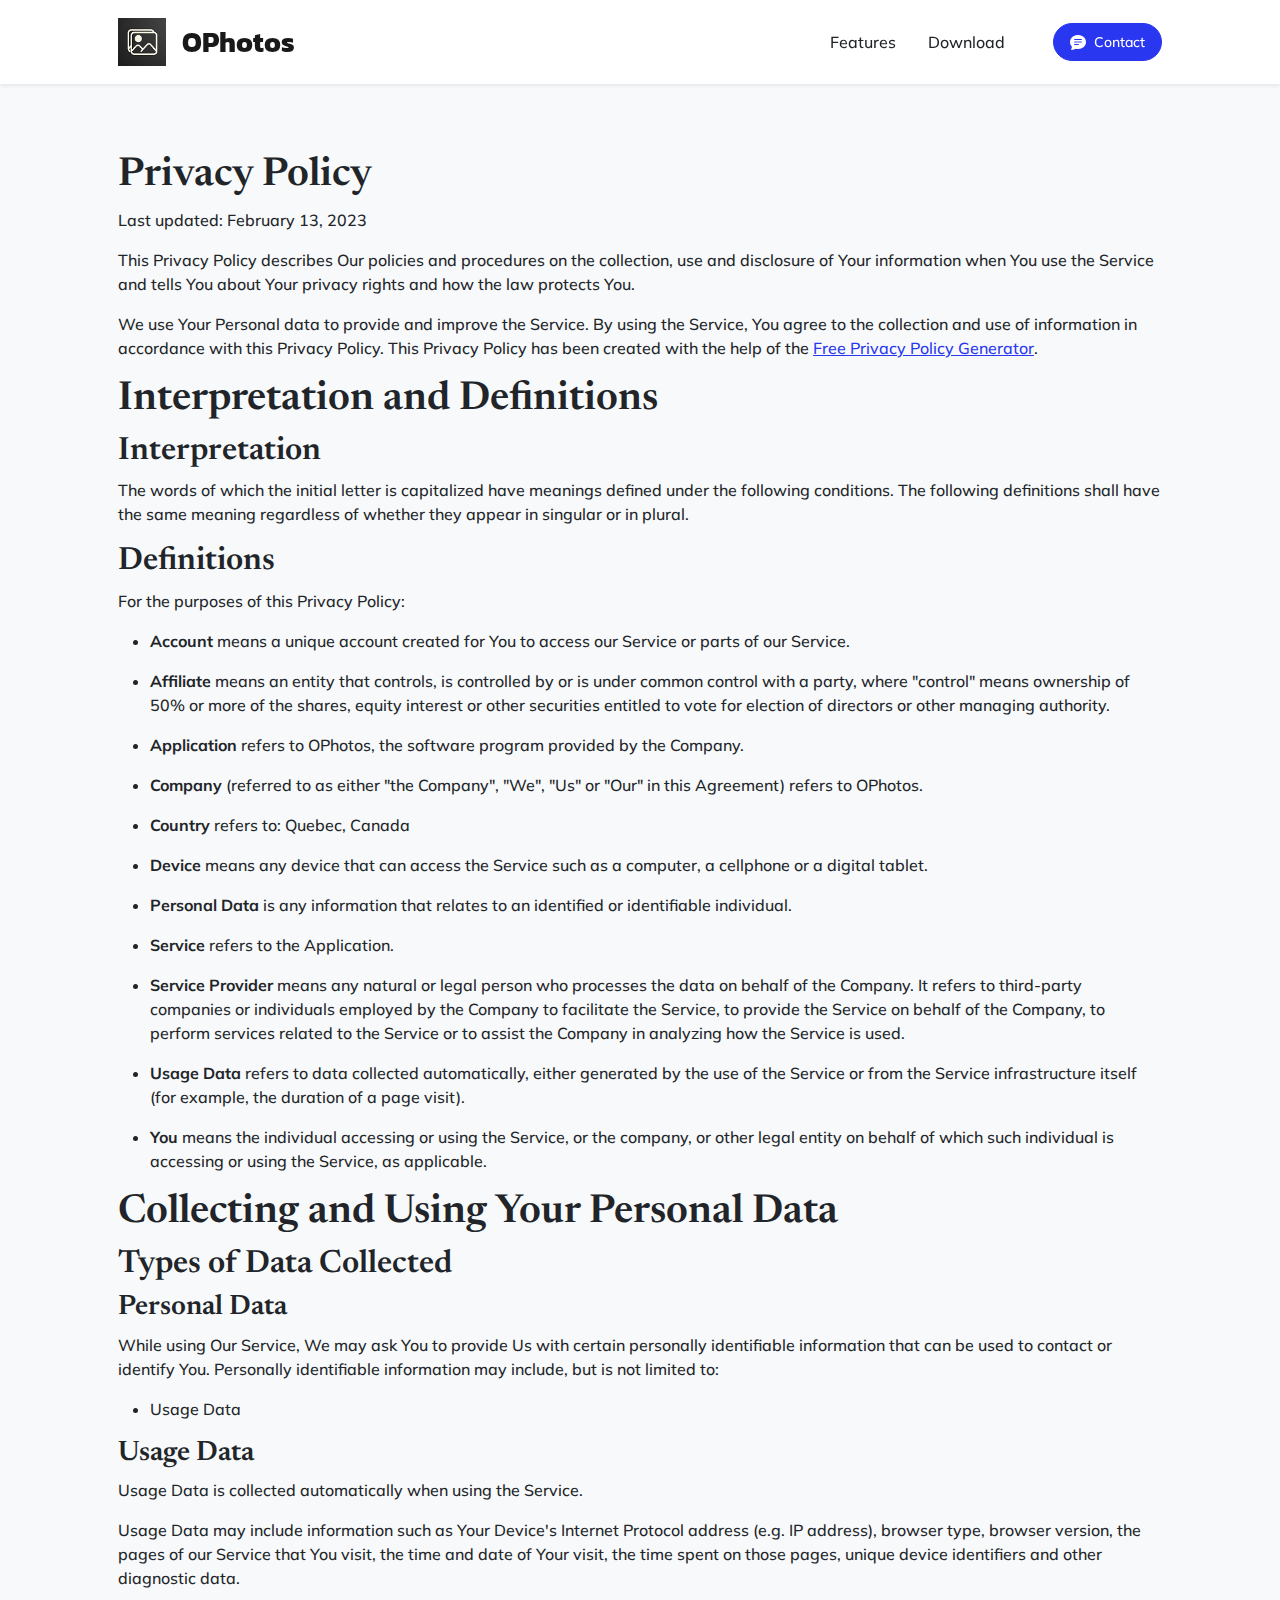
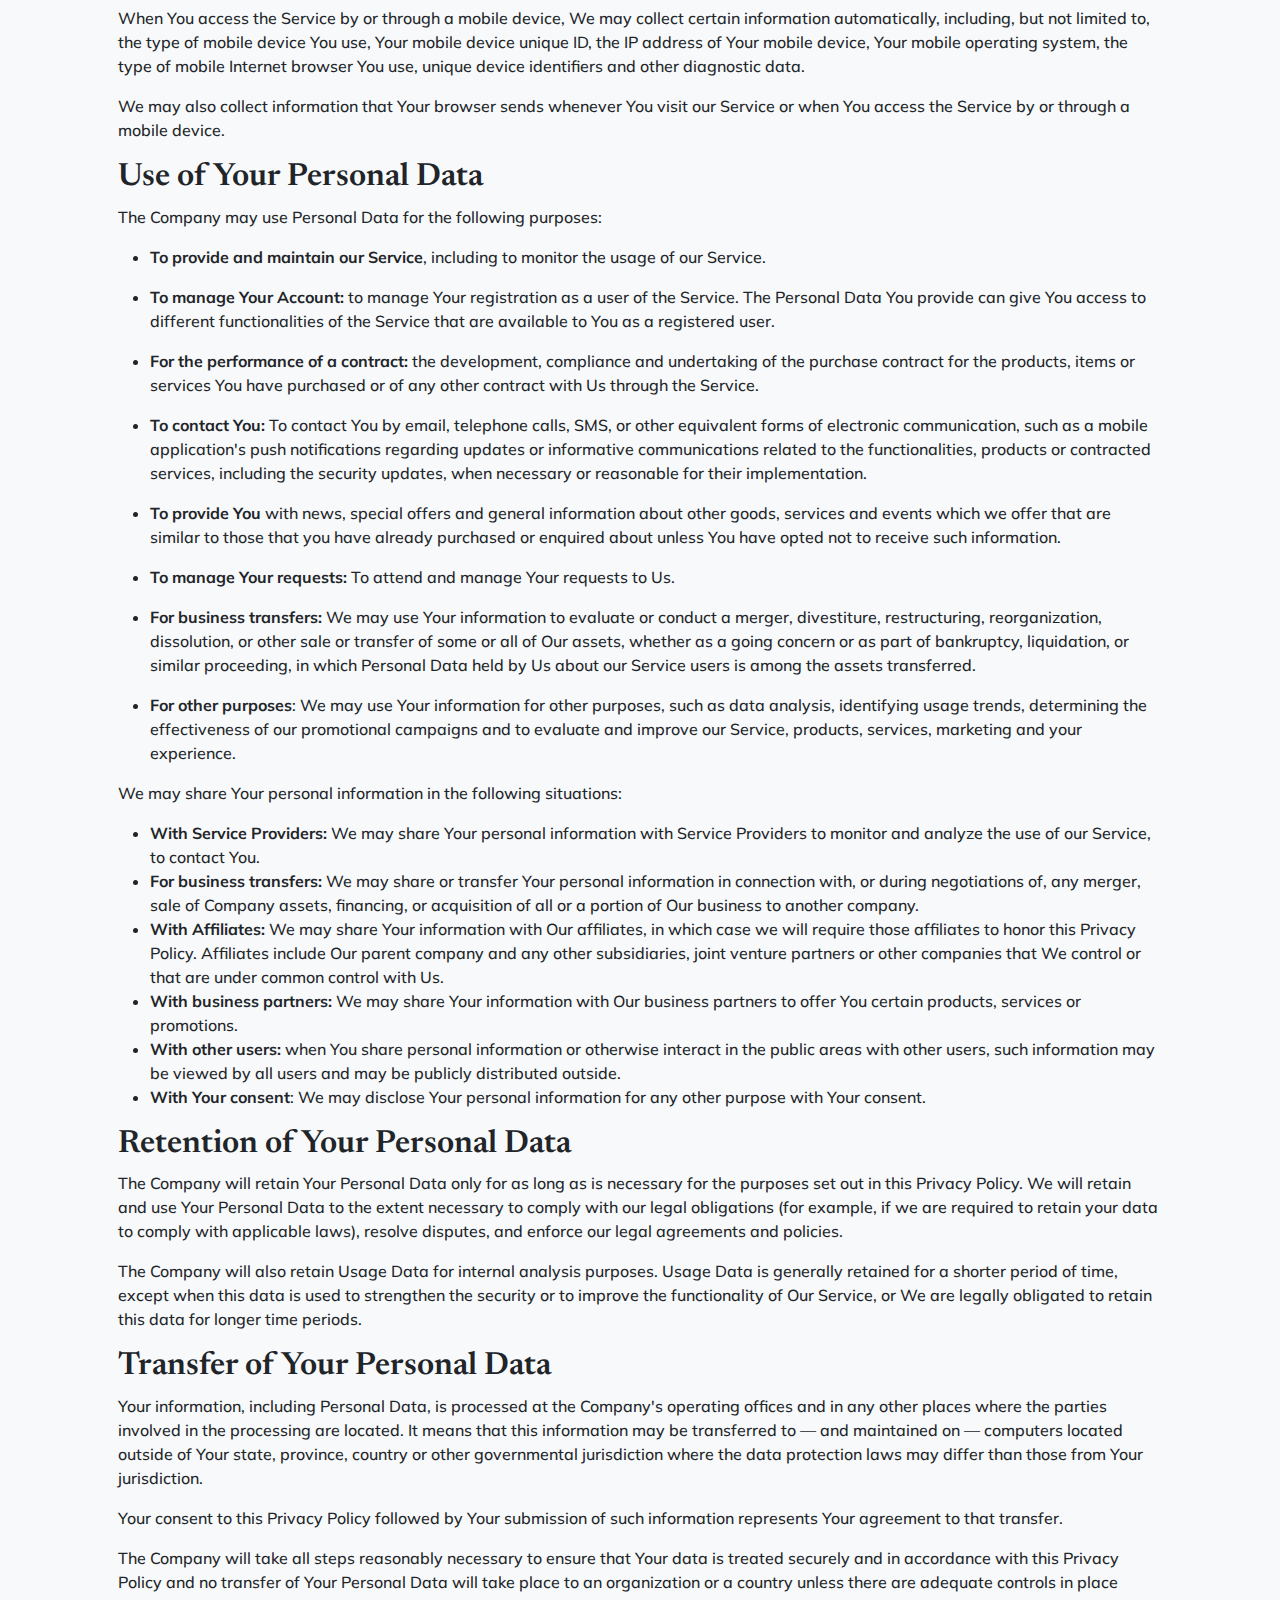
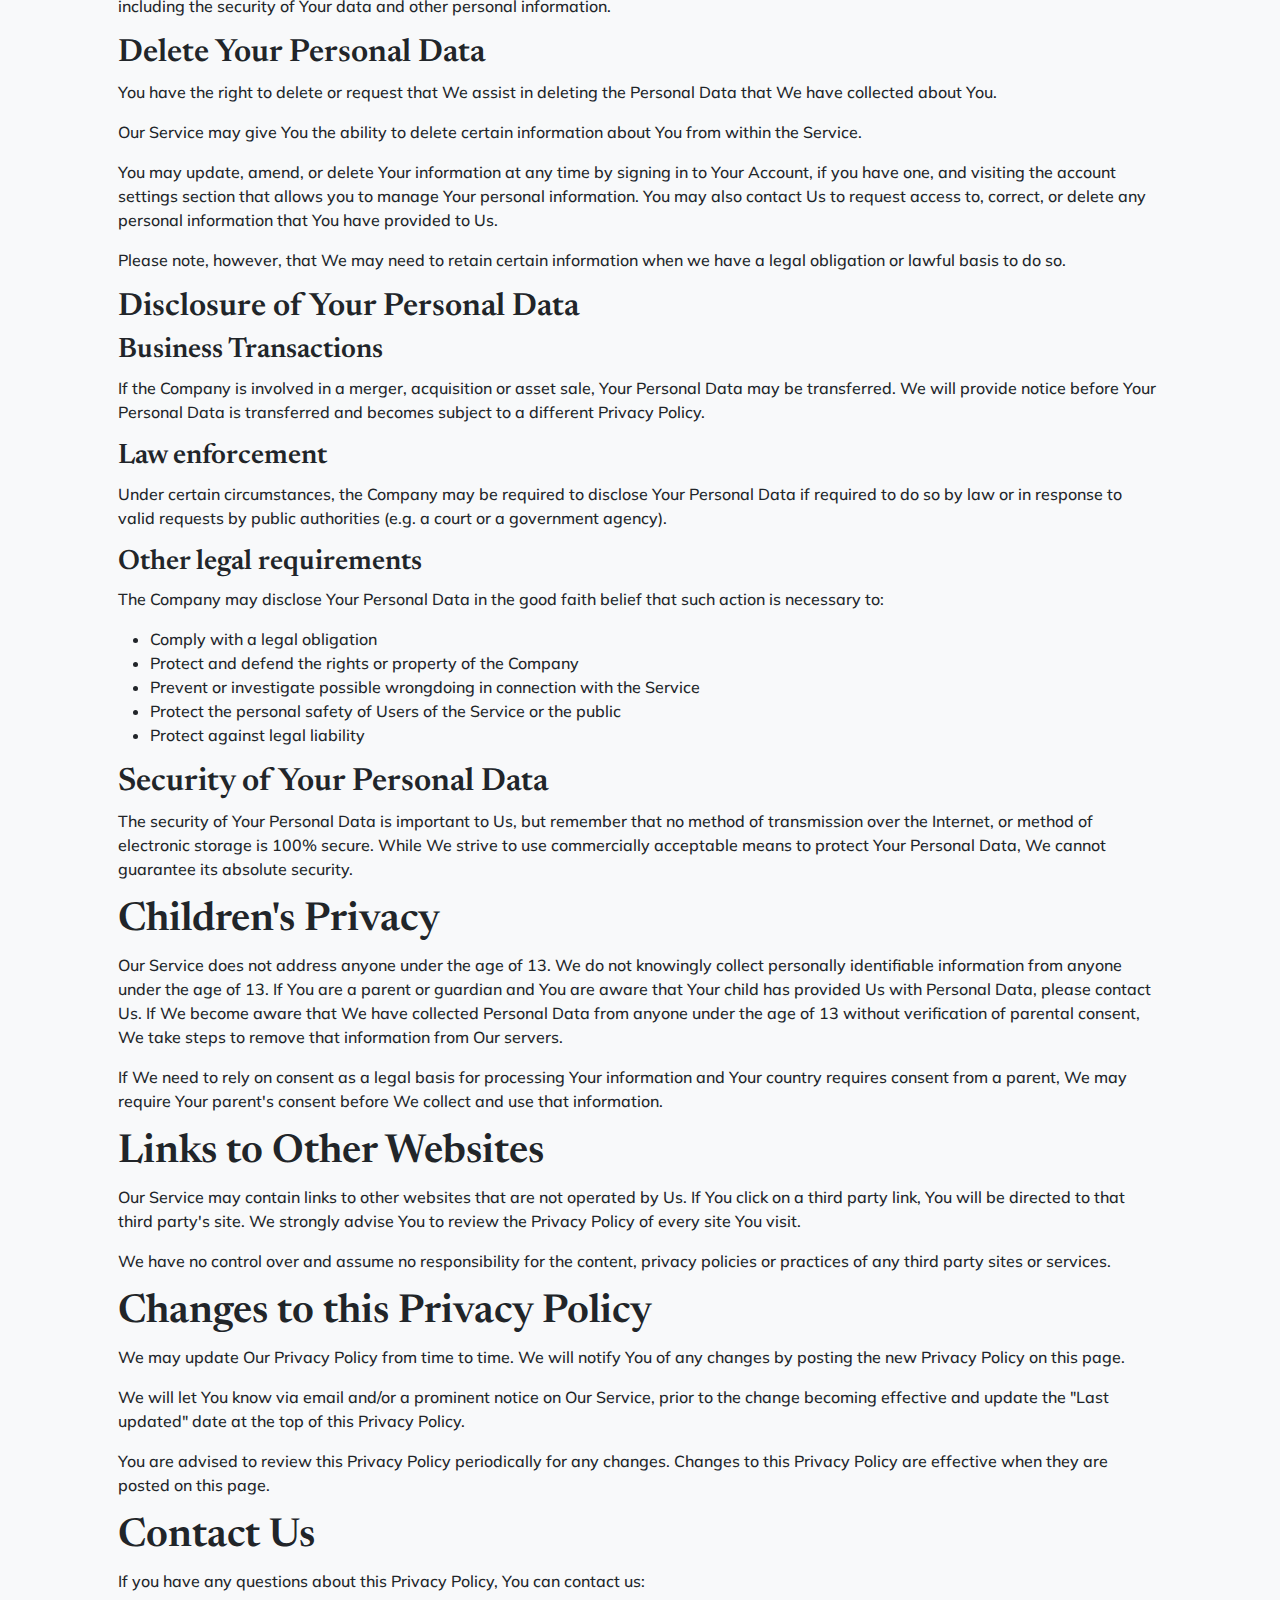
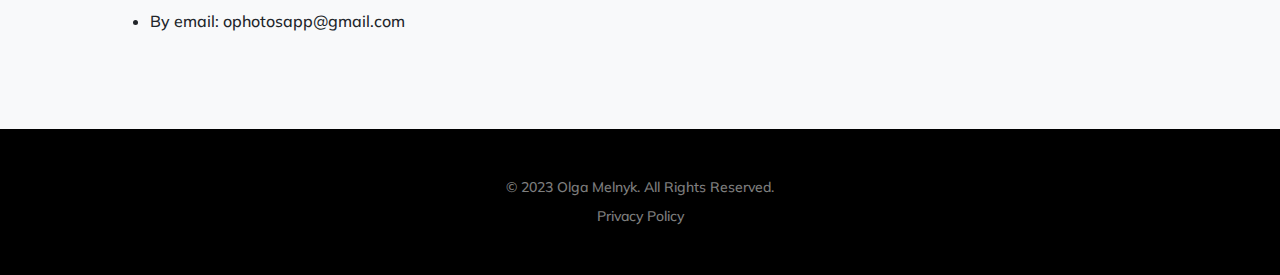
<file: privacypolicy.html>
<!DOCTYPE html>
<html lang="en">
    <head>
        <meta charset="utf-8" />
        <meta name="viewport" content="width=device-width, initial-scale=1, shrink-to-fit=no" />
        <meta name="description" content="" />
        <meta name="author" content="" />
        <title>OPhotos</title>
        <link rel="icon" type="image/x-icon" href="assets/favicon.png" />
        <!-- Bootstrap icons-->
        <link href="https://cdn.jsdelivr.net/npm/bootstrap-icons@1.5.0/font/bootstrap-icons.css" rel="stylesheet" />
        <!-- Google fonts-->
        <link rel="preconnect" href="https://fonts.gstatic.com" />
        <link href="https://fonts.googleapis.com/css2?family=Newsreader:ital,wght@0,600;1,600&amp;display=swap" rel="stylesheet" />
        <link href="https://fonts.googleapis.com/css2?family=Mulish:ital,wght@0,300;0,500;0,600;0,700;1,300;1,500;1,600;1,700&amp;display=swap" rel="stylesheet" />
        <link href="https://fonts.googleapis.com/css2?family=Kanit:ital,wght@0,400;1,400&amp;display=swap" rel="stylesheet" />
        <!-- Core theme CSS (includes Bootstrap)-->
        <link href="css/styles.css" rel="stylesheet" />
    </head>
    <body id="page-top">
        <!-- Navigation-->
        <nav class="navbar navbar-expand-lg navbar-light fixed-top shadow-sm" id="mainNav">
            <div class="container px-5">
                <a href="#!"></a><img class="app-badge" src="assets/favicon.png" alt="..." /></a>
                <a class="navbar-brand fw-bold" href="index.html#page-top"> </a>
                <a class="navbar-brand fw-bold" href="index.html#page-top">OPhotos</a>
                <button class="navbar-toggler" type="button" data-bs-toggle="collapse" data-bs-target="#navbarResponsive" aria-controls="navbarResponsive" aria-expanded="false" aria-label="Toggle navigation">
                    Menu
                    <i class="bi-list"></i>
                </button>
                <div class="collapse navbar-collapse" id="navbarResponsive">
                    <ul class="navbar-nav ms-auto me-4 my-3 my-lg-0">
                        <li class="nav-item"><a class="nav-link me-lg-3" href="index.html#features">Features</a></li>
                        <li class="nav-item"><a class="nav-link me-lg-3" href="index.html#download">Download</a></li>
                    </ul>
                    <button class="btn btn-primary rounded-pill px-3 mb-2 mb-lg-0" data-bs-toggle="modal" data-bs-target="#feedbackModal">
                        <span class="d-flex align-items-center">
                            <i class="bi-chat-text-fill me-2"></i>
                            <span class="small">Contact</span>
                        </span>
                    </button>
                </div>
            </div>
        </nav>

               <!-- Mashead header-->
        <header class="masthead">
            <div class="container px-5">
 

<h1>Privacy Policy</h1>
<p>Last updated: February 13, 2023</p>
<p>This Privacy Policy describes Our policies and procedures on the collection, use and disclosure of Your information when You use the Service and tells You about Your privacy rights and how the law protects You.</p>
<p>We use Your Personal data to provide and improve the Service. By using the Service, You agree to the collection and use of information in accordance with this Privacy Policy. This Privacy Policy has been created with the help of the <a href="https://www.freeprivacypolicy.com/free-privacy-policy-generator/" target="_blank">Free Privacy Policy Generator</a>.</p>
<h1>Interpretation and Definitions</h1>
<h2>Interpretation</h2>
<p>The words of which the initial letter is capitalized have meanings defined under the following conditions. The following definitions shall have the same meaning regardless of whether they appear in singular or in plural.</p>
<h2>Definitions</h2>
<p>For the purposes of this Privacy Policy:</p>
<ul>
<li>
<p><strong>Account</strong> means a unique account created for You to access our Service or parts of our Service.</p>
</li>
<li>
<p><strong>Affiliate</strong> means an entity that controls, is controlled by or is under common control with a party, where &quot;control&quot; means ownership of 50% or more of the shares, equity interest or other securities entitled to vote for election of directors or other managing authority.</p>
</li>
<li>
<p><strong>Application</strong> refers to OPhotos, the software program provided by the Company.</p>
</li>
<li>
<p><strong>Company</strong> (referred to as either &quot;the Company&quot;, &quot;We&quot;, &quot;Us&quot; or &quot;Our&quot; in this Agreement) refers to OPhotos.</p>
</li>
<li>
<p><strong>Country</strong> refers to: Quebec,  Canada</p>
</li>
<li>
<p><strong>Device</strong> means any device that can access the Service such as a computer, a cellphone or a digital tablet.</p>
</li>
<li>
<p><strong>Personal Data</strong> is any information that relates to an identified or identifiable individual.</p>
</li>
<li>
<p><strong>Service</strong> refers to the Application.</p>
</li>
<li>
<p><strong>Service Provider</strong> means any natural or legal person who processes the data on behalf of the Company. It refers to third-party companies or individuals employed by the Company to facilitate the Service, to provide the Service on behalf of the Company, to perform services related to the Service or to assist the Company in analyzing how the Service is used.</p>
</li>
<li>
<p><strong>Usage Data</strong> refers to data collected automatically, either generated by the use of the Service or from the Service infrastructure itself (for example, the duration of a page visit).</p>
</li>
<li>
<p><strong>You</strong> means the individual accessing or using the Service, or the company, or other legal entity on behalf of which such individual is accessing or using the Service, as applicable.</p>
</li>
</ul>
<h1>Collecting and Using Your Personal Data</h1>
<h2>Types of Data Collected</h2>
<h3>Personal Data</h3>
<p>While using Our Service, We may ask You to provide Us with certain personally identifiable information that can be used to contact or identify You. Personally identifiable information may include, but is not limited to:</p>
<ul>
<li>Usage Data</li>
</ul>
<h3>Usage Data</h3>
<p>Usage Data is collected automatically when using the Service.</p>
<p>Usage Data may include information such as Your Device's Internet Protocol address (e.g. IP address), browser type, browser version, the pages of our Service that You visit, the time and date of Your visit, the time spent on those pages, unique device identifiers and other diagnostic data.</p>
<p>When You access the Service by or through a mobile device, We may collect certain information automatically, including, but not limited to, the type of mobile device You use, Your mobile device unique ID, the IP address of Your mobile device, Your mobile operating system, the type of mobile Internet browser You use, unique device identifiers and other diagnostic data.</p>
<p>We may also collect information that Your browser sends whenever You visit our Service or when You access the Service by or through a mobile device.</p>
<h2>Use of Your Personal Data</h2>
<p>The Company may use Personal Data for the following purposes:</p>
<ul>
<li>
<p><strong>To provide and maintain our Service</strong>, including to monitor the usage of our Service.</p>
</li>
<li>
<p><strong>To manage Your Account:</strong> to manage Your registration as a user of the Service. The Personal Data You provide can give You access to different functionalities of the Service that are available to You as a registered user.</p>
</li>
<li>
<p><strong>For the performance of a contract:</strong> the development, compliance and undertaking of the purchase contract for the products, items or services You have purchased or of any other contract with Us through the Service.</p>
</li>
<li>
<p><strong>To contact You:</strong> To contact You by email, telephone calls, SMS, or other equivalent forms of electronic communication, such as a mobile application's push notifications regarding updates or informative communications related to the functionalities, products or contracted services, including the security updates, when necessary or reasonable for their implementation.</p>
</li>
<li>
<p><strong>To provide You</strong> with news, special offers and general information about other goods, services and events which we offer that are similar to those that you have already purchased or enquired about unless You have opted not to receive such information.</p>
</li>
<li>
<p><strong>To manage Your requests:</strong> To attend and manage Your requests to Us.</p>
</li>
<li>
<p><strong>For business transfers:</strong> We may use Your information to evaluate or conduct a merger, divestiture, restructuring, reorganization, dissolution, or other sale or transfer of some or all of Our assets, whether as a going concern or as part of bankruptcy, liquidation, or similar proceeding, in which Personal Data held by Us about our Service users is among the assets transferred.</p>
</li>
<li>
<p><strong>For other purposes</strong>: We may use Your information for other purposes, such as data analysis, identifying usage trends, determining the effectiveness of our promotional campaigns and to evaluate and improve our Service, products, services, marketing and your experience.</p>
</li>
</ul>
<p>We may share Your personal information in the following situations:</p>
<ul>
<li><strong>With Service Providers:</strong> We may share Your personal information with Service Providers to monitor and analyze the use of our Service,  to contact You.</li>
<li><strong>For business transfers:</strong> We may share or transfer Your personal information in connection with, or during negotiations of, any merger, sale of Company assets, financing, or acquisition of all or a portion of Our business to another company.</li>
<li><strong>With Affiliates:</strong> We may share Your information with Our affiliates, in which case we will require those affiliates to honor this Privacy Policy. Affiliates include Our parent company and any other subsidiaries, joint venture partners or other companies that We control or that are under common control with Us.</li>
<li><strong>With business partners:</strong> We may share Your information with Our business partners to offer You certain products, services or promotions.</li>
<li><strong>With other users:</strong> when You share personal information or otherwise interact in the public areas with other users, such information may be viewed by all users and may be publicly distributed outside.</li>
<li><strong>With Your consent</strong>: We may disclose Your personal information for any other purpose with Your consent.</li>
</ul>
<h2>Retention of Your Personal Data</h2>
<p>The Company will retain Your Personal Data only for as long as is necessary for the purposes set out in this Privacy Policy. We will retain and use Your Personal Data to the extent necessary to comply with our legal obligations (for example, if we are required to retain your data to comply with applicable laws), resolve disputes, and enforce our legal agreements and policies.</p>
<p>The Company will also retain Usage Data for internal analysis purposes. Usage Data is generally retained for a shorter period of time, except when this data is used to strengthen the security or to improve the functionality of Our Service, or We are legally obligated to retain this data for longer time periods.</p>
<h2>Transfer of Your Personal Data</h2>
<p>Your information, including Personal Data, is processed at the Company's operating offices and in any other places where the parties involved in the processing are located. It means that this information may be transferred to — and maintained on — computers located outside of Your state, province, country or other governmental jurisdiction where the data protection laws may differ than those from Your jurisdiction.</p>
<p>Your consent to this Privacy Policy followed by Your submission of such information represents Your agreement to that transfer.</p>
<p>The Company will take all steps reasonably necessary to ensure that Your data is treated securely and in accordance with this Privacy Policy and no transfer of Your Personal Data will take place to an organization or a country unless there are adequate controls in place including the security of Your data and other personal information.</p>
<h2>Delete Your Personal Data</h2>
<p>You have the right to delete or request that We assist in deleting the Personal Data that We have collected about You.</p>
<p>Our Service may give You the ability to delete certain information about You from within the Service.</p>
<p>You may update, amend, or delete Your information at any time by signing in to Your Account, if you have one, and visiting the account settings section that allows you to manage Your personal information. You may also contact Us to request access to, correct, or delete any personal information that You have provided to Us.</p>
<p>Please note, however, that We may need to retain certain information when we have a legal obligation or lawful basis to do so.</p>
<h2>Disclosure of Your Personal Data</h2>
<h3>Business Transactions</h3>
<p>If the Company is involved in a merger, acquisition or asset sale, Your Personal Data may be transferred. We will provide notice before Your Personal Data is transferred and becomes subject to a different Privacy Policy.</p>
<h3>Law enforcement</h3>
<p>Under certain circumstances, the Company may be required to disclose Your Personal Data if required to do so by law or in response to valid requests by public authorities (e.g. a court or a government agency).</p>
<h3>Other legal requirements</h3>
<p>The Company may disclose Your Personal Data in the good faith belief that such action is necessary to:</p>
<ul>
<li>Comply with a legal obligation</li>
<li>Protect and defend the rights or property of the Company</li>
<li>Prevent or investigate possible wrongdoing in connection with the Service</li>
<li>Protect the personal safety of Users of the Service or the public</li>
<li>Protect against legal liability</li>
</ul>
<h2>Security of Your Personal Data</h2>
<p>The security of Your Personal Data is important to Us, but remember that no method of transmission over the Internet, or method of electronic storage is 100% secure. While We strive to use commercially acceptable means to protect Your Personal Data, We cannot guarantee its absolute security.</p>
<h1>Children's Privacy</h1>
<p>Our Service does not address anyone under the age of 13. We do not knowingly collect personally identifiable information from anyone under the age of 13. If You are a parent or guardian and You are aware that Your child has provided Us with Personal Data, please contact Us. If We become aware that We have collected Personal Data from anyone under the age of 13 without verification of parental consent, We take steps to remove that information from Our servers.</p>
<p>If We need to rely on consent as a legal basis for processing Your information and Your country requires consent from a parent, We may require Your parent's consent before We collect and use that information.</p>
<h1>Links to Other Websites</h1>
<p>Our Service may contain links to other websites that are not operated by Us. If You click on a third party link, You will be directed to that third party's site. We strongly advise You to review the Privacy Policy of every site You visit.</p>
<p>We have no control over and assume no responsibility for the content, privacy policies or practices of any third party sites or services.</p>
<h1>Changes to this Privacy Policy</h1>
<p>We may update Our Privacy Policy from time to time. We will notify You of any changes by posting the new Privacy Policy on this page.</p>
<p>We will let You know via email and/or a prominent notice on Our Service, prior to the change becoming effective and update the &quot;Last updated&quot; date at the top of this Privacy Policy.</p>
<p>You are advised to review this Privacy Policy periodically for any changes. Changes to this Privacy Policy are effective when they are posted on this page.</p>
<h1>Contact Us</h1>
<p>If you have any questions about this Privacy Policy, You can contact us:</p>
<ul>
<li>By email: ophotosapp@gmail.com</li>
</ul>

    </div>
</header>
        <!-- Footer-->
        <footer class="bg-black text-center py-5">
            <div class="container px-5">
                <div class="text-white-50 small">
                    <div class="mb-2">&copy; 2023 Olga Melnyk. All Rights Reserved.</div>
                    <a href="privacypolicy.html">Privacy Policy</a>
                    <!--span class="mx-1">&middot;</span>
                    <a href="#!">Terms</a>
                    <span class="mx-1">&middot;</span>
                    <a href="#!">FAQ</a-->
                </div>
            </div>
        </footer>
        <!-- Feedback Modal-->
        <div class="modal fade" id="feedbackModal" tabindex="-1" aria-labelledby="feedbackModalLabel" aria-hidden="true">
            <div class="modal-dialog modal-dialog-centered">
                <div class="modal-content">
                    <div class="modal-header bg-gradient-primary-to-secondary p-4">
                        <h5 class="modal-title font-alt text-white" id="feedbackModalLabel">Contact me</h5>
                        <button class="btn-close btn-close-white" type="button" data-bs-dismiss="modal" aria-label="Close"></button>
                    </div>
                    <div class="container px-5"> 
                            <p>                  </p>   
                            <p>Contact us by sending email to ophotosapp@gmail.com</p>
                    </div>
                </div>
            </div>
        </div>
        <!-- Bootstrap core JS-->
        <script src="https://cdn.jsdelivr.net/npm/bootstrap@5.1.3/dist/js/bootstrap.bundle.min.js"></script>
        <!-- Core theme JS-->
        <script src="js/scripts.js"></script>
        <!-- * * * * * * * * * * * * * * * * * * * * * * * * * * * * * * * * * * * * * * * *-->
        <!-- * *                               SB Forms JS                               * *-->
        <!-- * * Activate your form at https://startbootstrap.com/solution/contact-forms * *-->
        <!-- * * * * * * * * * * * * * * * * * * * * * * * * * * * * * * * * * * * * * * * *-->
        <script src="https://cdn.startbootstrap.com/sb-forms-latest.js"></script>
    </body>
</html>
</file>
